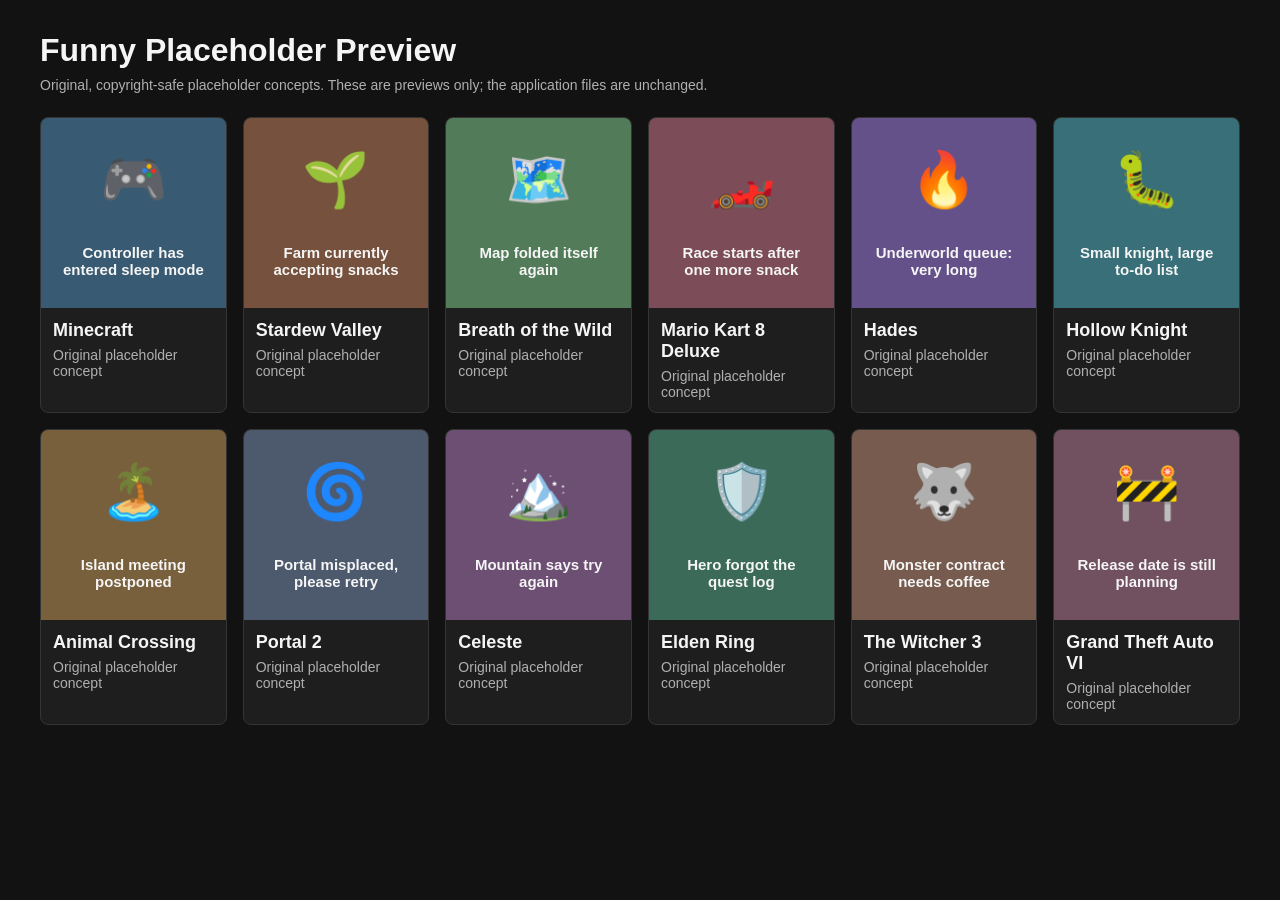
<file: docs/design/placeholder-preview.html>
<!doctype html>
<html lang="en">
<head>
  <meta charset="utf-8" />
  <meta name="viewport" content="width=device-width, initial-scale=1" />
  <title>VGC Library Placeholder Preview</title>
  <style>
    :root { --bg: #121212; --surface: #1e1e1e; --text: #f5f5f5; --muted: #b0b0b0; --primary: #6c63ff; --secondary: #00b8d9; }
    * { box-sizing: border-box; }
    body { margin: 0; background: var(--bg); color: var(--text); font-family: Arial, sans-serif; }
    main { width: min(1200px, calc(100% - 32px)); margin: auto; padding: 32px 0 48px; }
    h1 { margin: 0 0 8px; font-size: 32px; }
    .intro { color: var(--muted); margin: 0 0 24px; }
    .grid { display: grid; grid-template-columns: repeat(auto-fit, minmax(180px, 1fr)); gap: 16px; }
    .card { overflow: hidden; border: 1px solid #343434; border-radius: 8px; background: var(--surface); }
    .image { min-height: 190px; display: grid; place-items: center; padding: 20px; text-align: center; font-size: 54px; }
    .image span { display: block; font-size: 15px; font-weight: bold; margin-top: 12px; }
    .one { background: #385b73; } .two { background: #76513d; } .three { background: #527b59; }
    .four { background: #7d4c59; } .five { background: #65518a; } .six { background: #386f78; }
    .seven { background: #79603d; } .eight { background: #4d596d; } .nine { background: #6e4f74; }
    .ten { background: #3c6a59; } .eleven { background: #765b4e; } .twelve { background: #715060; }
    .body { padding: 12px; } h2 { font-size: 18px; margin: 0 0 6px; } p { color: var(--muted); font-size: 14px; margin: 0; }
  </style>
</head>
<body>
  <main>
    <h1>Funny Placeholder Preview</h1>
    <p class="intro">Original, copyright-safe placeholder concepts. These are previews only; the application files are unchanged.</p>
    <section class="grid" aria-label="Funny placeholder previews">
      <article class="card"><div class="image one">🎮<span>Controller has entered sleep mode</span></div><div class="body"><h2>Minecraft</h2><p>Original placeholder concept</p></div></article>
      <article class="card"><div class="image two">🌱<span>Farm currently accepting snacks</span></div><div class="body"><h2>Stardew Valley</h2><p>Original placeholder concept</p></div></article>
      <article class="card"><div class="image three">🗺️<span>Map folded itself again</span></div><div class="body"><h2>Breath of the Wild</h2><p>Original placeholder concept</p></div></article>
      <article class="card"><div class="image four">🏎️<span>Race starts after one more snack</span></div><div class="body"><h2>Mario Kart 8 Deluxe</h2><p>Original placeholder concept</p></div></article>
      <article class="card"><div class="image five">🔥<span>Underworld queue: very long</span></div><div class="body"><h2>Hades</h2><p>Original placeholder concept</p></div></article>
      <article class="card"><div class="image six">🐛<span>Small knight, large to-do list</span></div><div class="body"><h2>Hollow Knight</h2><p>Original placeholder concept</p></div></article>
      <article class="card"><div class="image seven">🏝️<span>Island meeting postponed</span></div><div class="body"><h2>Animal Crossing</h2><p>Original placeholder concept</p></div></article>
      <article class="card"><div class="image eight">🌀<span>Portal misplaced, please retry</span></div><div class="body"><h2>Portal 2</h2><p>Original placeholder concept</p></div></article>
      <article class="card"><div class="image nine">🏔️<span>Mountain says try again</span></div><div class="body"><h2>Celeste</h2><p>Original placeholder concept</p></div></article>
      <article class="card"><div class="image ten">🛡️<span>Hero forgot the quest log</span></div><div class="body"><h2>Elden Ring</h2><p>Original placeholder concept</p></div></article>
      <article class="card"><div class="image eleven">🐺<span>Monster contract needs coffee</span></div><div class="body"><h2>The Witcher 3</h2><p>Original placeholder concept</p></div></article>
      <article class="card"><div class="image twelve">🚧<span>Release date is still planning</span></div><div class="body"><h2>Grand Theft Auto VI</h2><p>Original placeholder concept</p></div></article>
    </section>
  </main>
</body>
</html>
</file>
